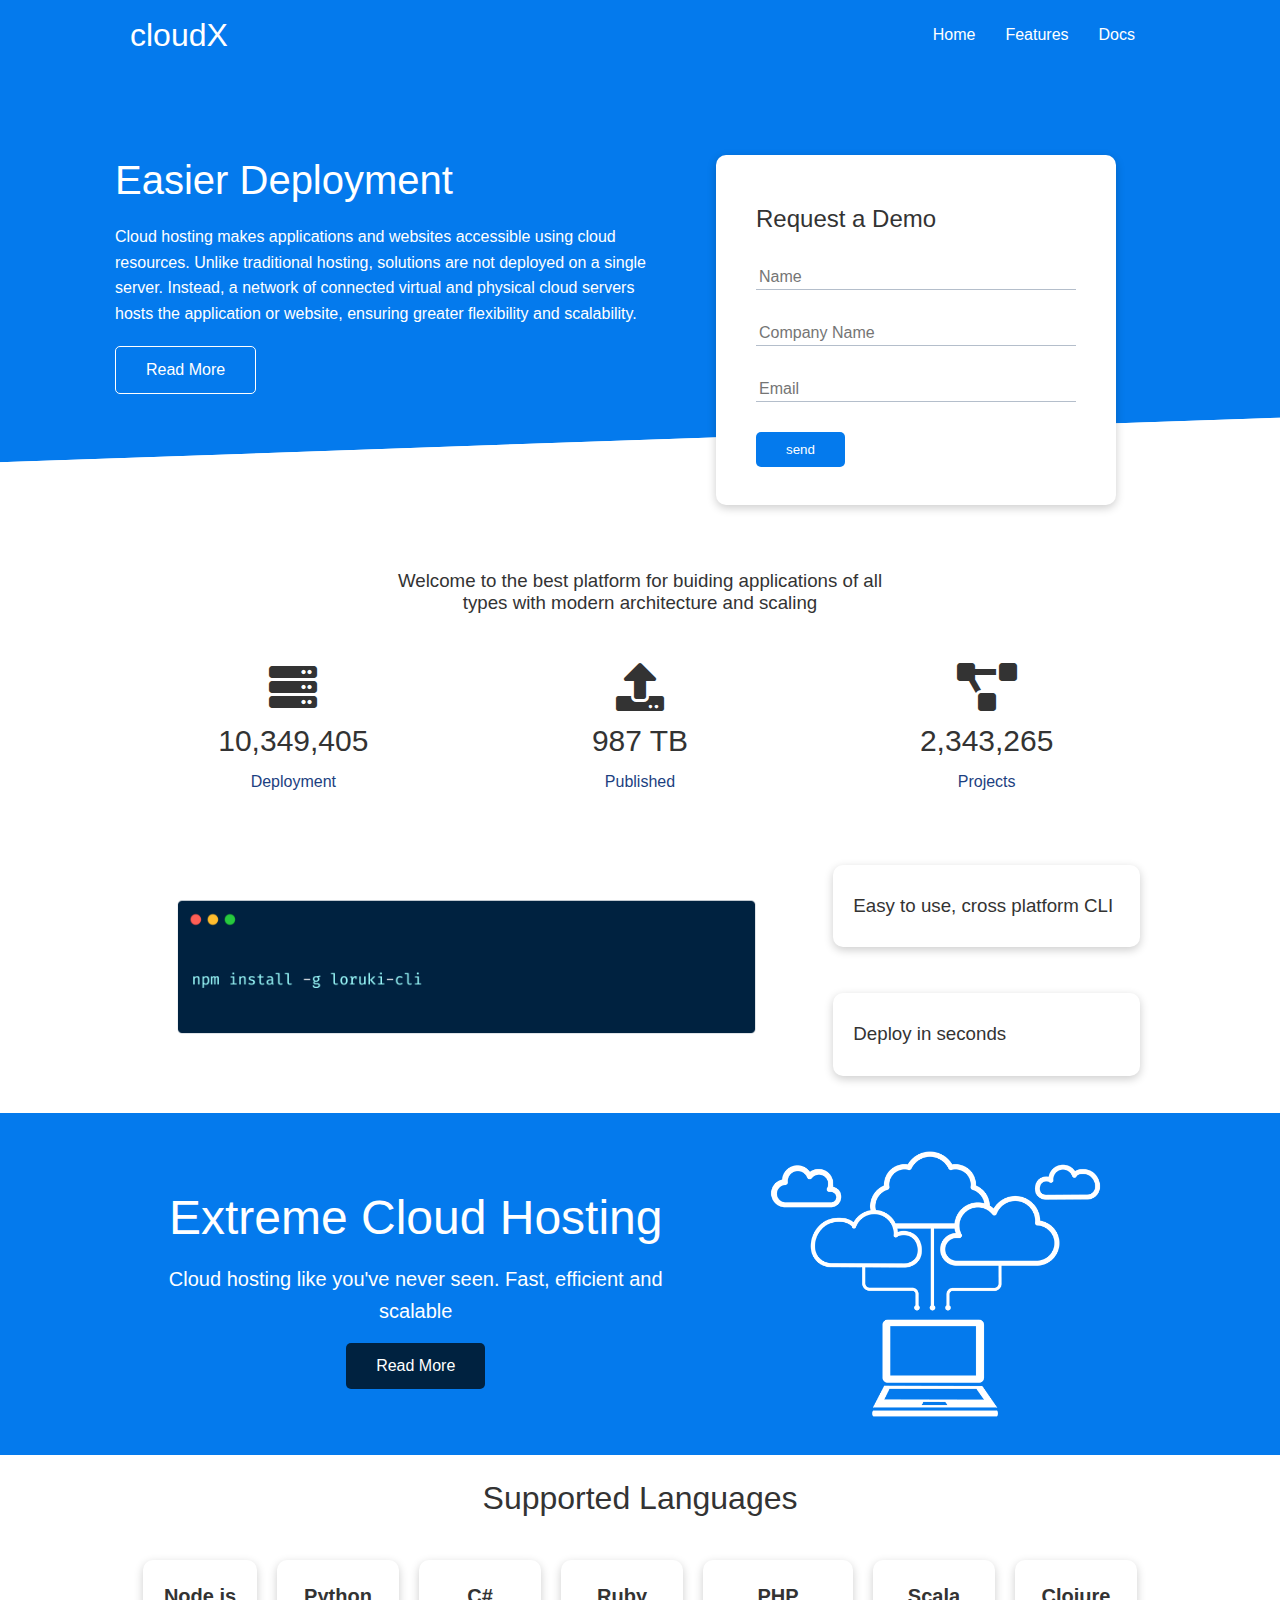
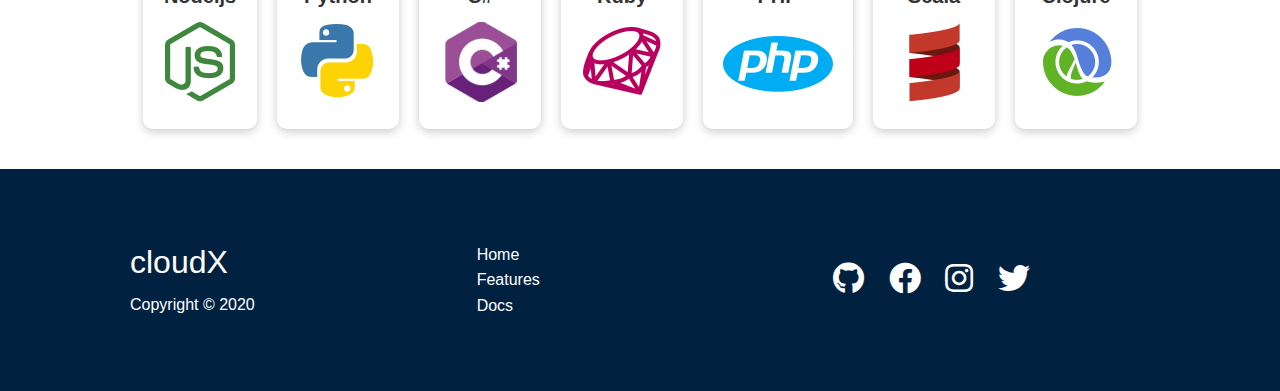
<file: index.html>
<!DOCTYPE html>
<html lang="en">
<head>
    <meta charset="UTF-8">
    <meta http-equiv="X-UA-Compatible" content="IE=edge">
    <meta name="viewport" content="width=device-width, initial-scale=1.0">
    <link rel="stylesheet" href="https://cdnjs.cloudflare.com/ajax/libs/font-awesome/5.15.4/css/all.min.css" 
    integrity="sha512-1ycn6IcaQQ40/MKBW2W4Rhis/DbILU74C1vSrLJxCq57o941Ym01SwNsOMqvEBFlcgUa6xLiPY/NS5R+E6ztJQ==" 
    crossorigin="anonymous" referrerpolicy="no-referrer" />
    <link rel="preconnect" href="https://fonts.googleapis.com">
    <link rel="stylesheet" href="utilities.css">
    <link rel="stylesheet" href="styles.css">
    <link rel="icon" href="images/images/social_SoundCloud_cloud_7.ico">
    <title> cloud X | cloud solutions for everyone</title>
</head>
<body>
    <!--Navbar-->
    <div class="navbar">
        <div class="container flex">
            <h1 class="logo">cloud<b>X</b></h1>
            <nav>
                <ul>
                    <li><a target="_self" href="index.html">Home</a></li>
                    <li><a target="_self" href="features.html">Features</a></li>
                    <li><a target="_self" href="docs.html">Docs</a></li>
                </ul>
            </nav>
        </div>
    </div>
    <!--Showcase-->
    <section class="showcase">
        <div class="container grid">
            <div class="showcase-text">
                <h1>Easier Deployment</h1>
                <p>Cloud hosting makes applications and websites accessible using cloud resources. Unlike traditional hosting, solutions are not deployed on a single server. Instead, a network of connected virtual and physical cloud servers hosts the application or website, ensuring greater flexibility and scalability.
                </p>
            <a href="features.html" class="btn btn-outline">Read More</a>
            </div>
            
            <div class="showcase-form card">
                <h2>Request a Demo</h2>
                <form autocomplete="off">
                    <div class="form-control">
                        <input type="text" name="name" placeholder="Name" required>
                    </div>
                    <div class="form-control">
                        <input type="text" name="company name" placeholder="Company Name" required>
                    </div>
                    <div class="form-control">
                        <input type="email" name="email" placeholder="Email" required>
                    </div>
                    <input type="submit" value="send" class="btn btn-primary">

                </form>
            </div>
        </div>
    </section>
<!--Stats-->
<section class="stats">
    <div class="container">
        <h3 class="stats-heading text-center my-1" >
            Welcome to the best platform for buiding applications of all types with 
            modern architecture and scaling
        </h3>
        <div class="grid grid-3 text-center my-4">
            <div>
                <i class="fas fa-server fa-3x"></i>
                <h3>10,349,405</h3>
                <p class="text-secondary">Deployment</p>
            </div>
            <div>
                <i class="fas fa-upload fa-3x"></i>
                <h3> 987 TB</h3>
                <p class="text-secondary">Published</p>
            </div>
            <div>
                <i class="fas fa-project-diagram fa-3x"></i>
                <h3>2,343,265</h3>
                <p class="text-secondary">Projects</p>
            </div>
        </div>
    </div>
</section>
<!--CLI-->
<div class="cli">
    <div class="container grid">
        <div class="img"><img src="images/images/cli.png" alt=""></div>
        <div class="card">
            <h3>Easy to use, cross platform CLI</h3>
        </div>
        <div class="card">
            <h3>Deploy in seconds </h3>
        </div>
    </div>
</div>
<!--Cloud-->
<div class="cloud bg-primary my-2 py-2">
    <div class="container grid">
        <div class="text-center">
            <h2 class="lg">Extreme Cloud Hosting</h2>
            <p class="lead my-1">Cloud hosting like you've never seen.
                Fast, efficient and scalable
            </p>
            <a href="features.html" class="btn btn-dark">Read More</a>
        </div>
        <img src="images/images/cloud.png" alt="">
    </div>
</div>
<!--Languages-->
<div class="languages">
    <h2 class="md text-center my-2">
        Supported Languages
    </h2>
    <div class="container flex">
        <div class="card">
            <h4>Node.js</h4>
            <img src="images/images/logos/node.png" alt="">
        </div>
        <div class="card">
            <h4>Python</h4>
            <img src="images/images/logos/python.png" alt="">
        </div>
        <div class="card">
            <h4>C#</h4>
            <img src="images/images/logos/csharp.png" alt="">
        </div>
        <div class="card">
            <h4>Ruby</h4>
            <img src="images/images/logos/ruby.png" alt="">
        </div>
        <div class="card">
            <h4>PHP</h4>
            <img src="images/images/logos/php.png" alt="">
        </div>
        <div class="card">
            <h4>Scala</h4>
            <img src="images/images/logos/scala.png" alt="">
        </div>
        <div class="card">
            <h4>Clojure</h4>
            <img src="images/images/logos/clojure.png" alt="">
        </div>
    </div>
</div>
<!--Footer-->
<footer class="footer bg-dark py-5">
    <div class="container grid grid-3">
        <div>
            <h1>cloudX</h1>
            <p>Copyright &copy; 2020</p>
        </div>  
        <nav>
            <ul>
                <li><a href="index.html">Home</a></li>
                <li><a href="features.html">Features</a></li>
                <li><a href="docs.html">Docs</a></li>
            </ul>
        </nav>
        <div class="social">
            <a href="#"><i class="fab fa-github fa-2x"></i></a>
            <a href="#"><i class="fab fa-facebook fa-2x"></i></a>
            <a href="#"><i class="fab fa-instagram fa-2x"></i></a>
            <a href="#"><i class="fab fa-twitter fa-2x"></i></a>
        </div>
    </div>
    
</footer>

</body>
</html>
</file>
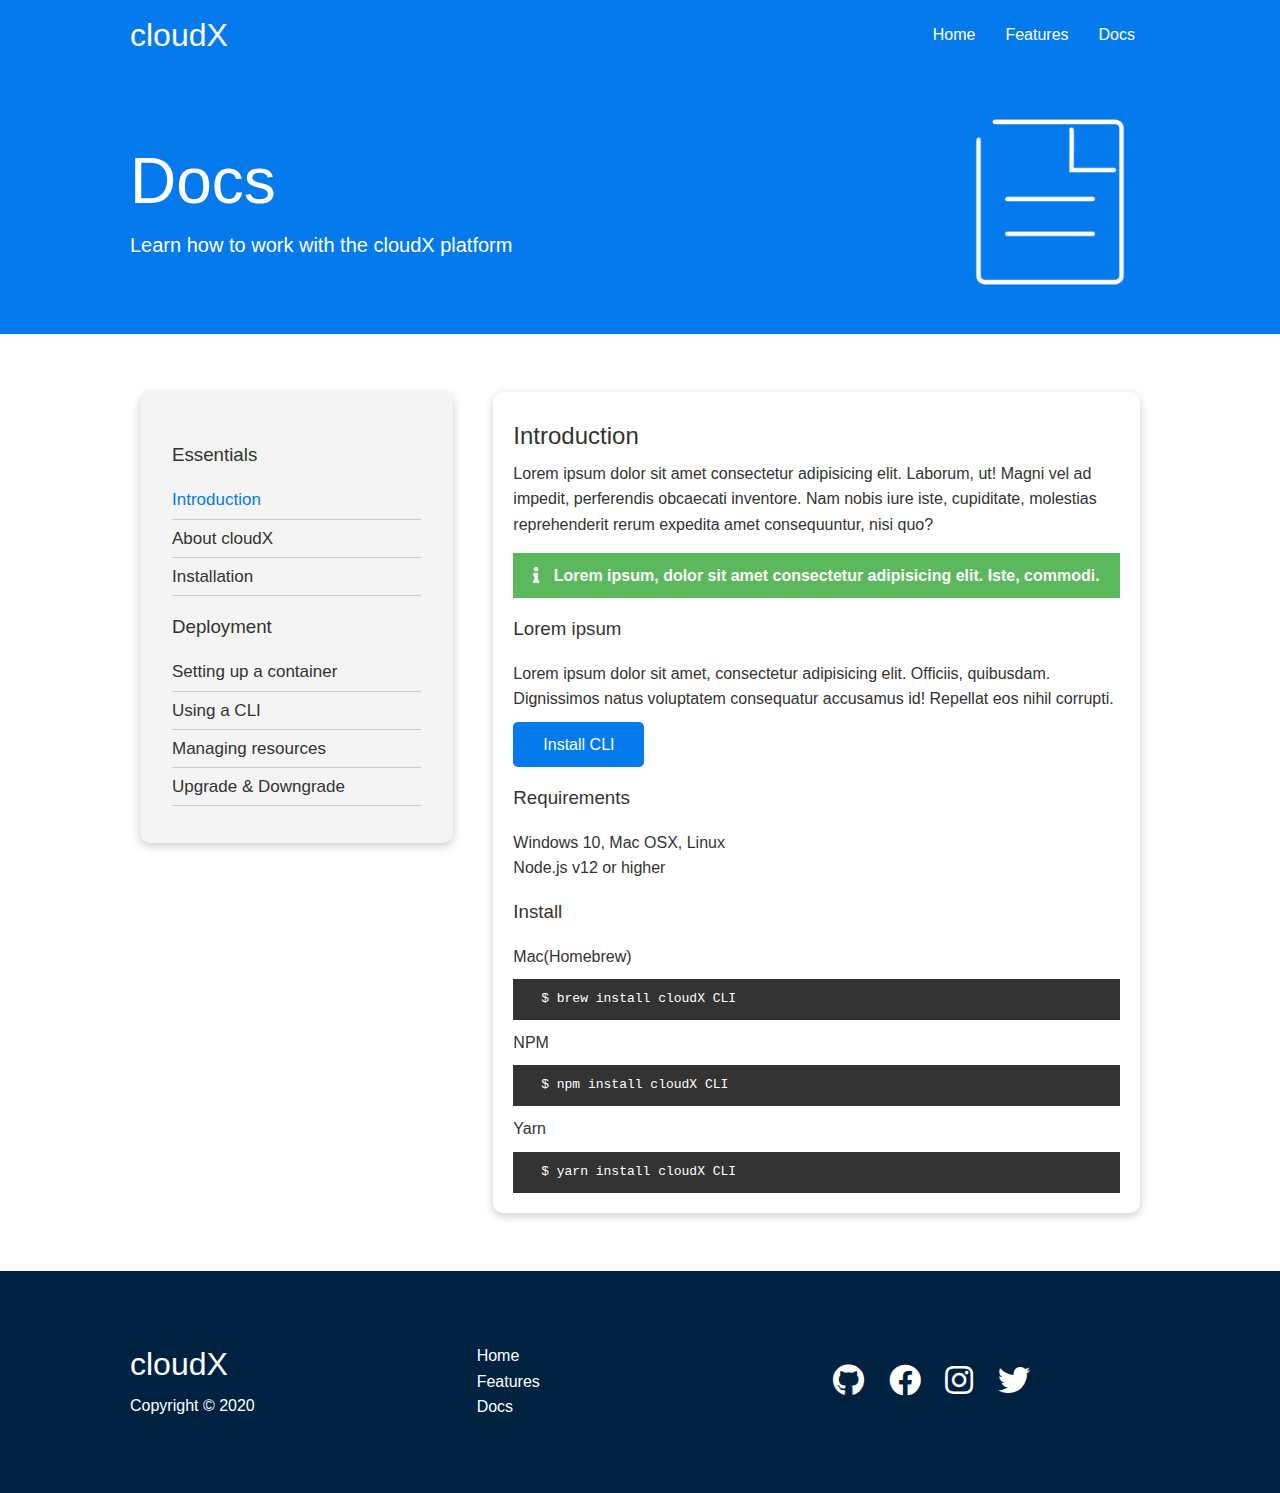
<file: docs.html>
<!DOCTYPE html>
<html lang="en">
<head>
    <meta charset="UTF-8">
    <meta http-equiv="X-UA-Compatible" content="IE=edge">
    <meta name="viewport" content="width=device-width, initial-scale=1.0">
    <link rel="stylesheet" href="https://cdnjs.cloudflare.com/ajax/libs/font-awesome/5.15.4/css/all.min.css" 
    integrity="sha512-1ycn6IcaQQ40/MKBW2W4Rhis/DbILU74C1vSrLJxCq57o941Ym01SwNsOMqvEBFlcgUa6xLiPY/NS5R+E6ztJQ==" 
    crossorigin="anonymous" referrerpolicy="no-referrer" />
    <link rel="preconnect" href="https://fonts.googleapis.com">
    <link rel="stylesheet" href="utilities.css">
        <link rel="stylesheet" href="styles.css">
    <link rel="icon" href="images/images/social_SoundCloud_cloud_7.ico">
    <title> cloud X | cloud solutions for everyone</title>
</head>
<body>
    <!--Navbar-->
    <div class="navbar">
        <div class="container flex">
            <h1 class="logo">cloud<b>X</b></h1>
            <nav>
                <ul>
                    <li><a  href="index.html">Home</a></li>
                    <li><a  href="features.html">Features</a></li>
                    <li><a  href="docs.html">Docs</a></li>
                </ul>
            </nav>
        </div>
    </div>
<!--Head-->
    <section class="docs-head bg-primary py-3">
        <div class="container grid">
           <div>
            <h1 class="xl">
                Docs
            </h1>
            <p class="lead">
                Learn how to work with the cloudX platform
            </p>
           </div>
           <img src="images/images/docs.png" alt="">
        </div>  
    </section>  
<!--Docs-Main-->
    <section class="docs-main my-4">
        <div class="container grid">
            <div class="card card-1 bg-light p-3">
                <h3 class="my-2">Essentials</h3>
                <nav>
                    <ul>
                        <li><a class="text-primary" href="#">Introduction</a></li>
                        <li><a href="#">About cloudX</a></li>
                        <li><a href="#">Installation</a></li>
                    </ul>
                </nav>
                <h3 class="my-2">Deployment</h3>
                <nav>
                    <ul>
                        <li><a href="#">Setting up a container</a></li>
                        <li><a href="#">Using a CLI</a></li>
                        <li><a href="#">Managing resources</a></li>
                        <li><a href="#">Upgrade & Downgrade</a></li>
                    </ul>
                </nav>
            </div>
            <div class="card">
                <h2>Introduction</h2>
                <p>Lorem ipsum dolor sit amet consectetur adipisicing elit. Laborum, ut! Magni vel ad impedit, perferendis obcaecati inventore. Nam nobis iure iste, cupiditate, molestias reprehenderit rerum expedita amet consequuntur, nisi quo?</p>
                <div class="alert alert-success">
                    <i class="fas fa-info"></i>
                    Lorem ipsum, dolor sit amet consectetur adipisicing elit. Iste, commodi.
                </div>
                <h3>Lorem ipsum</h3>
                Lorem ipsum dolor sit amet, consectetur adipisicing elit. Officiis, quibusdam. Dignissimos natus voluptatem consequatur accusamus id! Repellat eos nihil corrupti.
                <a href="#" class="btn btn-primary">Install CLI</a>
                <h3>Requirements</h3>
                <ul>
                    <li>Windows 10, Mac OSX, Linux</li>
                <li>Node.js v12 or higher</li>
                </ul>
                <h3>Install</h3>
                <p> Mac(Homebrew)</p>
                <pre><code> $ brew install cloudX CLI</code></pre>
                <p> NPM</p>
                <pre><code> $ npm install cloudX CLI</code></pre>
                <p> Yarn</p>
                <pre><code> $ yarn install cloudX CLI</code></pre>
                
            </div>

        </div>
    </section>
 
<!--Footer-->
<footer class="footer bg-dark py-5">
    <div class="container grid grid-3">
        <div>
            <h1>cloudX</h1>
            <p>Copyright &copy; 2020</p>
        </div>  
        <nav>
            <ul>
                <li><a href="index.html">Home</a></li>
                <li><a href="features.html">Features</a></li>
                <li><a href="docs.html">Docs</a></li>
            </ul>
        </nav>
        <div class="social">
            <a href="#"><i class="fab fa-github fa-2x"></i></a>
            <a href="#"><i class="fab fa-facebook fa-2x"></i></a>
            <a href="#"><i class="fab fa-instagram fa-2x"></i></a>
            <a href="#"><i class="fab fa-twitter fa-2x"></i></a>
        </div>
    </div>
    
</footer>

</body>
</html>
</file>
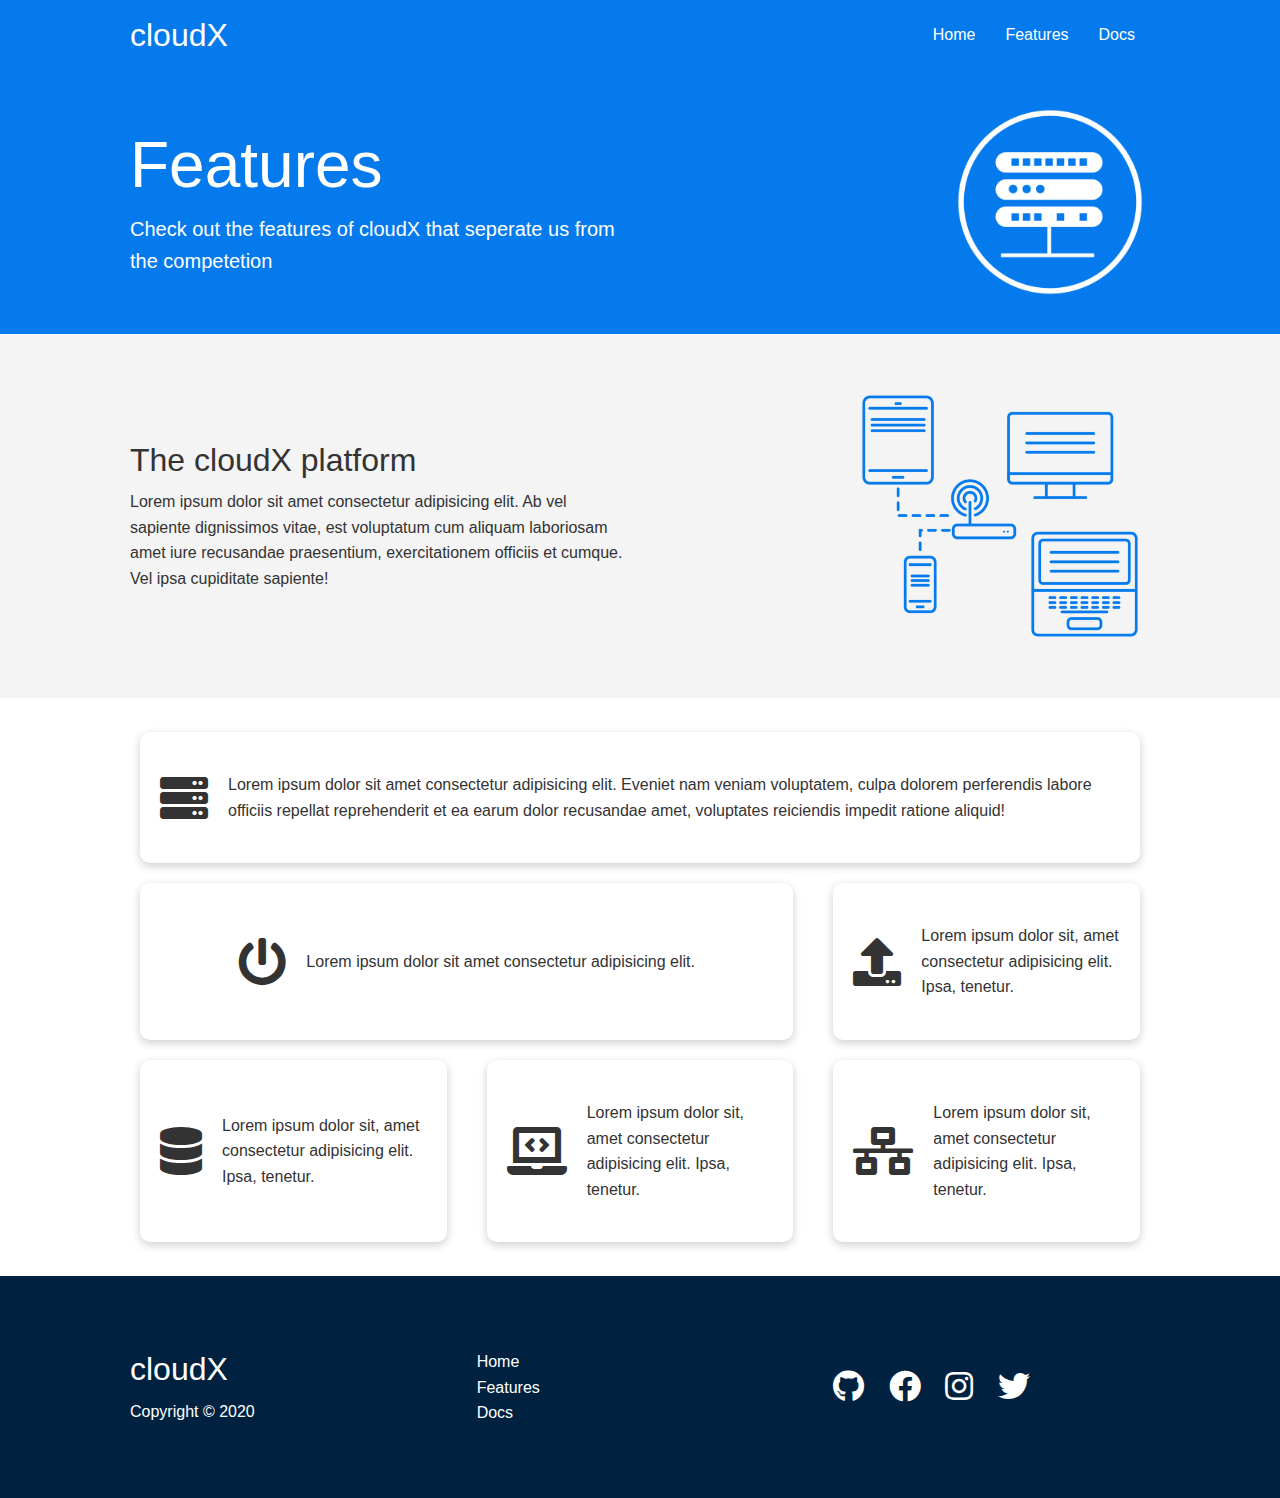
<file: features.html>
<!DOCTYPE html>
<html lang="en">
<head>
    <meta charset="UTF-8">
    <meta http-equiv="X-UA-Compatible" content="IE=edge">
    <meta name="viewport" content="width=device-width, initial-scale=1.0">
    <link rel="stylesheet" href="https://cdnjs.cloudflare.com/ajax/libs/font-awesome/5.15.4/css/all.min.css" 
    integrity="sha512-1ycn6IcaQQ40/MKBW2W4Rhis/DbILU74C1vSrLJxCq57o941Ym01SwNsOMqvEBFlcgUa6xLiPY/NS5R+E6ztJQ==" 
    crossorigin="anonymous" referrerpolicy="no-referrer" />
    <link rel="preconnect" href="https://fonts.googleapis.com">
    <link rel="stylesheet" href="utilities.css">
        <link rel="stylesheet" href="styles.css">
    <link rel="icon" href="images/images/social_SoundCloud_cloud_7.ico">
    <title> cloud X | cloud solutions for everyone</title>
</head>
<body>
    <!--Navbar-->
    <div class="navbar">
        <div class="container flex">
            <h1 class="logo">cloud<b>X</b></h1>
            <nav>
                <ul>
                    <li><a  href="index.html">Home</a></li>
                    <li><a  href="features.html">Features</a></li>
                    <li><a  href="docs.html">Docs</a></li>
                </ul>
            </nav>
        </div>
    </div>
<!--Head-->
    <section class="features-head bg-primary py-3">
        <div class="container grid">
           <div>
            <h1 class="xl">
                Features
            </h1>
            <p class="lead">
                Check out the features of cloudX that seperate us from the competetion
            </p>
           </div>
           <img src="images/images/server.png" alt="">
        </div>  
    </section>  
 <!--Sub-head-->
    <section class="features-sub-head bg-light py-3">
        <div class="container grid">
            <div>
                <h1 class="md">
                    The cloudX platform
                </h1>
                <p>
                    Lorem ipsum dolor sit amet consectetur adipisicing elit. Ab vel sapiente dignissimos vitae, est voluptatum cum aliquam laboriosam amet iure recusandae praesentium, exercitationem officiis et cumque. Vel ipsa cupiditate sapiente!
                </p>
               </div>
               <img src="images/images/server2.png" alt="">
            </div>  
        </div>
    </section>    
<!--Main Section-->
    <section class="features-main my-2">
        <div class="container grid grid-3">
            <div class="card flex">
                <i class="fas fa-server fa-3x"></i>
                <p>Lorem ipsum dolor sit amet consectetur adipisicing elit. Eveniet nam veniam voluptatem, culpa dolorem perferendis labore officiis repellat reprehenderit et ea earum dolor recusandae amet, voluptates reiciendis impedit ratione aliquid!</p>
            </div>

            <div class="card flex">
                <i class="fas fa-power-off fa-3x"></i>
                <p>Lorem ipsum dolor sit amet consectetur adipisicing elit. </p>
            </div>

            <div class="card flex">
                <i class="fas fa-upload fa-3x"></i>
                <p>Lorem ipsum dolor sit, amet consectetur adipisicing elit. Ipsa, tenetur.</p>
            </div>

            <div class="card flex">
                <i class="fas fa-database fa-3x"></i>
                <p>Lorem ipsum dolor sit, amet consectetur adipisicing elit. Ipsa, tenetur.</p>
            </div>

            <div class="card flex">
                <i class="fas fa-laptop-code fa-3x"></i>
                <p>Lorem ipsum dolor sit, amet consectetur adipisicing elit. Ipsa, tenetur.</p>
            </div>

            <div class="card flex">
                <i class="fas fa-network-wired fa-3x"></i>
                <p>Lorem ipsum dolor sit, amet consectetur adipisicing elit. Ipsa, tenetur.</p>
            </div>

        </div>
    </section>

<!--Footer-->
<footer class="footer bg-dark py-5">
    <div class="container grid grid-3">
        <div>
            <h1>cloudX</h1>
            <p>Copyright &copy; 2020</p>
        </div>  
        <nav>
            <ul>
                <li><a href="index.html">Home</a></li>
                <li><a href="features.html">Features</a></li>
                <li><a href="docs.html">Docs</a></li>
            </ul>
        </nav>
        <div class="social">
            <a href="#"><i class="fab fa-github fa-2x"></i></a>
            <a href="#"><i class="fab fa-facebook fa-2x"></i></a>
            <a href="#"><i class="fab fa-instagram fa-2x"></i></a>
            <a href="#"><i class="fab fa-twitter fa-2x"></i></a>
        </div>
    </div>
    
</footer>

</body>
</html>
</file>
<file: utilities.css>
.container {
  max-width: 1100px;
  margin: 0 auto;
  overflow: auto;
  padding: 0 40px;
  width: 100%;
}

.btn {
  display: inline-block;
  padding: 10px 30px;
  cursor: pointer;
  background-color: var(--primary-color);
  border: none;
  border-radius: 5px;
  color: #fff;
}

.btn-outline {
  background-color: transparent;
  border: 1px solid #fff;
}

.btn:hover {
  transform: scale(0.98);
}

/* Backgrounds and colored-buttons */
.bg-primary,
.btn-primary {
  background-color: var(--primary-color);
  color: #fff;
}

.bg-secondary,
.btn-secondary {
  background-color: var(--secondary-color);
  color: #fff;
}

.bg-dark,
.btn-dark {
  background-color: var(--dark-color);
  color: #fff;
}

.bg-light,
.btn-light {
  background-color: var(--light-color);
  color: #333;
}

.text-primary {
  color: var(--primary-color);
}

.text-secondary {
  color: var(--secondary-color);
}

.text-dark {
  color: var(--dark-color);
}

.text-light {
  color: var(--light-color);
}

.bg-primary a,
.btn-primary a,
.bg-secondary a,
.btn-secondary a,
.bg-dark a,
.btn-dark a {
  color: #fff;
}

/* Text Sizes*/
.lead {
  font-size: 20px;
}

.sm {
  font-size: 1rem;
}

.md {
  font-size: 2rem;
}

.lg {
  font-size: 3rem;
}

.xl {
  font-size: 4rem;
}

.card {
  background-color: #fff;
  border-radius: 10px;
  box-shadow: 0 3px 10px rgba(0, 0, 0, 0.2);
  padding: 20px;
  margin: 10px;
  color: #333;
}

/* Alerts */
.alert {
  background-color: var(--light-color);
  padding: 10px 20px;
  font-weight: bold;
  margin: 15px 0;
}

.alert-success {
  background-color: var(--success-color);
  color: #fff;
}
.alert-error {
  background-color: var(--error-color);
  color: #fff;
}

.text-center {
  text-align: center;
}

.flex {
  display: flex;
  justify-content: center;
  align-items: center;
  height: 100%;
}

.grid {
  display: grid;
  grid-template-columns: 1fr 1fr;
  gap: 20px;
  align-items: center;
  justify-content: center;
  height: 100%;
}

.grid-3 {
  grid-template-columns: repeat(3, 1fr);
}

/* Margins */

.my-1 {
  margin: 1rem 0;
}

.my-2 {
  margin: 1.5rem 0;
}

.my-3 {
  margin: 2rem 0;
}

.my-4 {
  margin: 3rem 0;
}

.my-5 {
  margin: 4rem 0;
}

.m-1 {
  margin: 1rem;
}

.m-2 {
  margin: 1.5rem;
}

.m-3 {
  margin: 2rem;
}

.m-4 {
  margin: 3rem;
}

.m-5 {
  margin: 4rem;
}

/* Padding */

.py-1 {
  padding: 1rem 0;
}

.py-2 {
  padding: 1.5rem 0;
}

.py-3 {
  padding: 2rem 0;
}

.py-4 {
  padding: 3rem 0;
}

.py-5 {
  padding: 4rem 0;
}

.p-1 {
  padding: 1rem;
}

.p-2 {
  padding: 1.5rem;
}

.p-3 {
  padding: 2rem;
}

.p-4 {
  padding: 3rem;
}

.p-5 {
  padding: 4rem;
}
</file>
<file: styles.css>
* {
  box-sizing: border-box;
  padding: 0;
  margin: 0;
}

:root {
  --primary-color: #047aed;
  --secondary-color: #1c3f81;
  --dark-color: #002240;
  --light-color: #f4f4f4;
  --success-color: #5cb85c;
  --error-color: #d9534f;
}

body {
  font-family: "Lato", sans-serif;
  color: #333;
  line-height: 1.6;
}

ul {
  list-style-type: none;
}

a {
  text-decoration: none;
  color: #333;
}

h1,
h2,
h3 {
  font-weight: 300;
  margin: 10px 0;
  line-height: 1.2;
}

p {
  margin: 10px 0;
}

img {
  width: 100%;
}

pre,
code {
  background-color: #333;
  color: #fff;
  padding: 10px;
}

/* Navbar */

.navbar {
  background-color: var(--primary-color);
  color: #fff;
  height: 70px;
}

.navbar .flex {
  justify-content: space-between;
}

.navbar ul {
  display: flex;
}

.navbar a {
  color: #fff;
  padding: 10px;
  margin: 0 5px;
}

.navbar a:hover {
  border-bottom: 2px solid #fff;
}

/* Showcase */

.showcase {
  height: 400px;
  background-color: var(--primary-color);
  color: #fff;
  position: relative;
}

.showcase h1 {
  font-size: 40px;
}
.showcase p {
  margin: 20px 0;
}

.showcase .grid {
  grid-template-columns: 55% 45%;
  gap: 30px;
  overflow: visible;
}

.showcase-text {
  animation: slideInFromLeft 1s ease-in;
}

.showcase-form {
  position: relative;
  top: 60px;
  height: 350px;
  width: 400px;
  padding: 40px;
  z-index: 1;
  animation: slideInFromRight 1s ease-in;
}

.showcase-form .form-control {
  margin: 30px 0;
}

.showcase-form input[type="text"],
.showcase-form input[type="email"] {
  border: none;
  border-bottom: 1px solid #b4becb;
  width: 100%;
  font-size: 16px;
  padding: 3px;
}

.showcase-form input:focus {
  outline: none;
}

.showcase::after,
.showcase::before {
  content: "";
  position: absolute;
  height: 100px;
  bottom: -70px;
  left: 0;
  right: 0;
  background: #fff;
  transform: skewY(-2deg);
}

/* Stats */
.stats {
  padding-top: 100px;
  animation: slideInFromButtom 1s ease-in;
}

.stats-heading {
  max-width: 500px;
  margin: auto;
}

.stats .grid h3 {
  font-size: 30px;
}

.stats .grid p {
  font-size: 20 px;
}

/* cli */

.cli .grid {
  grid-template-columns: repeat(3, 1fr);
  grid-template-rows: repeat(2, 1fr);
}

.cli .grid > *:first-child {
  grid-column: 1/3;
  grid-row: 1/3;
}

/* cloud */
.cloud .grid {
  grid-template-columns: 4fr 3fr;
}

/* languages */
.languages .card {
  text-align: center;
  margin: 18px 10px 40px;
  transition: transform 0.2s ease-in;
}

.languages .flex {
  flex-wrap: wrap;
}

.languages .card h4 {
  font-size: 20px;
  margin-bottom: 10px;
}

.languages .card:hover {
  transform: translateY(-15px);
}

/* Features */

.features-head img {
  width: 200px;
  justify-self: flex-end;
}
.features-sub-head img {
  width: 300px;
  justify-self: flex-end;
}
.features-main .container {
  padding-top: 10px;
  padding-bottom: 10px;
}

.features-main .flex i {
  padding-right: 20px;
}

.features-main .grid *:nth-child(1) {
  grid-column: 1 / span 3;
}
.features-main .grid *:nth-child(2) {
  grid-column: 1 / span 2;
}

/* Docs */

.docs-head img {
  width: 200px;
  justify-self: flex-end;
}

.docs-main h3 {
  margin: 20px 0;
}

.docs-main .grid {
  grid-template-columns: 1fr 2fr;
  align-items: flex-start;
}
.docs-main nav li {
  font-size: 17px;
  padding-bottom: 5px;
  margin-bottom: 5px;
  border-bottom: 1px solid #ccc;
}

.docs-main nav li:hover {
  font-weight: bold;
}

.docs-main i {
  margin-right: 10px;
}

.docs-main .btn {
  margin-top: 10px;
}

.docs-main .card-1 {
  background-color: var(--light-color);
}

/* Footer */
.footer .social a {
  margin: 0 10px;
}

/* Animations */

@keyframes slideInFromLeft {
  0% {
    transform: translateX(-100%);
  }
  100% {
    transform: translateX(0);
  }
}

@keyframes slideInFromRight {
  0% {
    transform: translateX(100%);
  }
  100% {
    transform: translateX(0);
  }
}

@keyframes slideInFromTop {
  0% {
    transform: translateY(-100%);
  }
  100% {
    transform: translateX(0);
  }
}

@keyframes slideInFromButtom {
  0% {
    transform: translateY(100%);
  }
  100% {
    transform: translateX(0);
  }
}

/* Tablets and Under*/
@media (max-width: 768px) {
  .grid,
  .showcase .grid,
  .stats .grid,
  .cli .grid,
  .cloud .grid,
  .features-head .grid,
  .features-sub-head .grid,
  .features-main .grid,
  .docs-head .grid,
  .docs-main .grid {
    grid-template-columns: 1fr;
    grid-template-rows: 1fr;
  }

  .showcase {
    height: auto;
  }

  .showcase-text {
    margin-top: 40px;
    text-align: center;
  }
  .showcase-form {
    align-self: center;
    margin: auto;
  }

  .cli .grid > *:first-child {
    grid-column: 1/2;
    grid-row: 1/2;
  }

  .features-head,
  .features-sub-head,
  .docs-head {
    text-align: center;
  }

  .features-head img,
  .features-sub-head img,
  .docs-head img {
    justify-self: center;
  }
  .features-main .grid *:first-child,
  .features-main .grid *:nth-child(2) {
    grid-column: 1;
  }
}

/* Phone */
@media (max-width: 500px) {
  .navbar {
    height: 110px;
  }

  .navbar .flex {
    flex-direction: column;
  }
  .navbar ul {
    padding: 10px;
    background-color: rgba(0, 0, 0, 0.2);
  }
}
</file>
